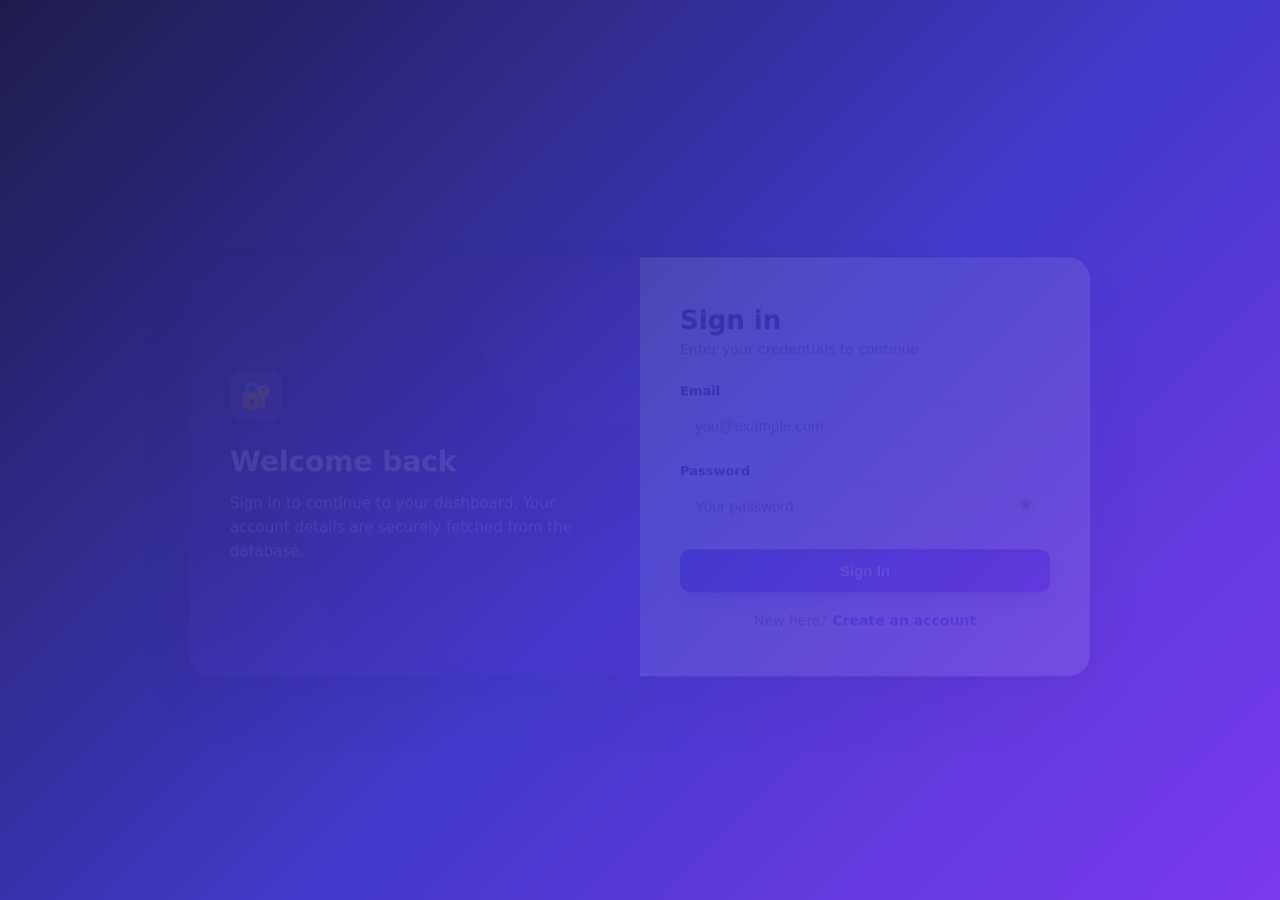
<file: src/main/resources/static/index.html>
<!DOCTYPE html>
<html lang="en"><head><meta charset="UTF-8"><meta http-equiv="refresh" content="0; url=login.html"><title>Redirecting</title></head>
<body><a href="login.html">Go to login</a></body></html>
</file>
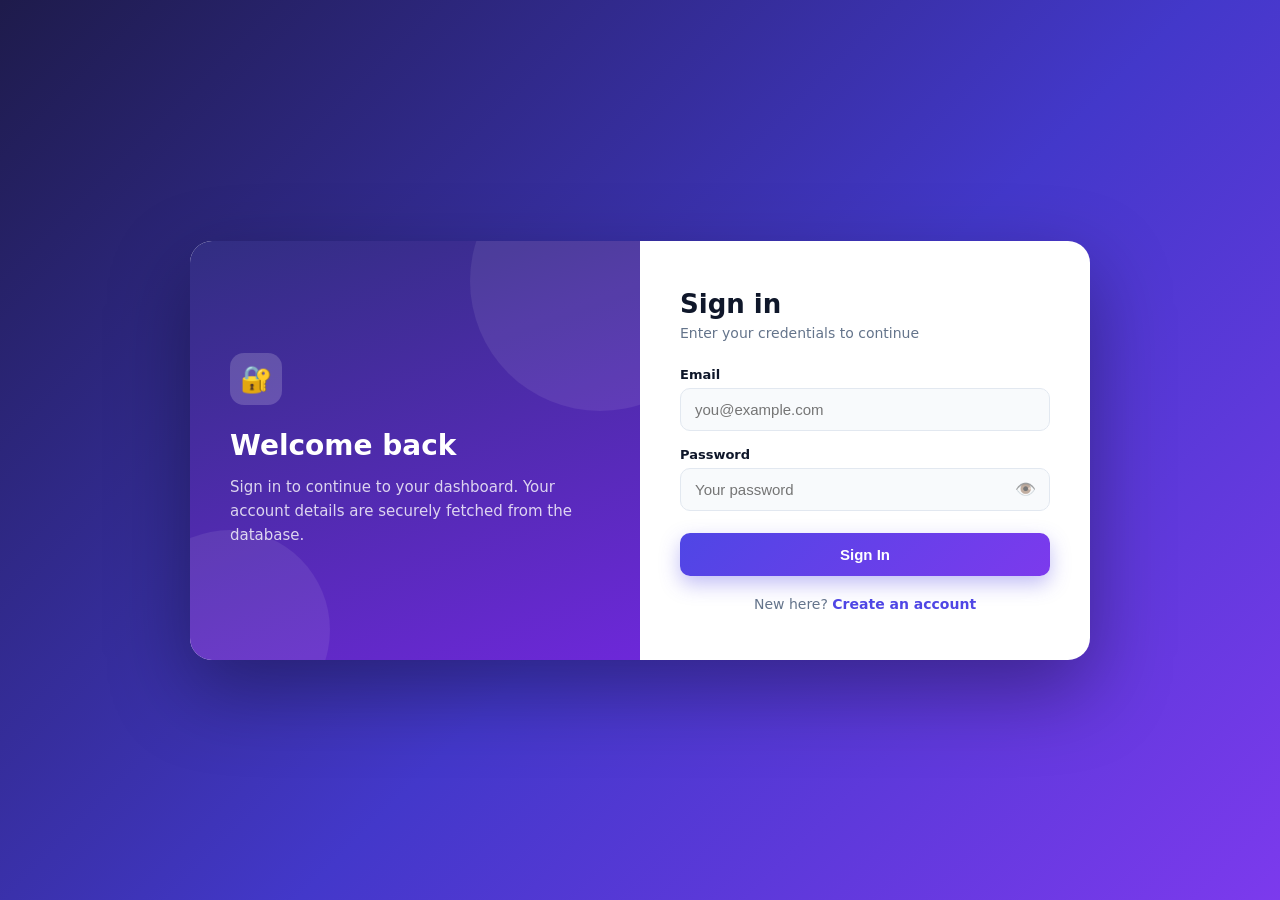
<file: src/main/resources/static/home.html>
<!DOCTYPE html>
<html lang="en">
<head>
  <meta charset="UTF-8">
  <meta name="viewport" content="width=device-width, initial-scale=1">
  <title>Home</title>
  <link rel="stylesheet" href="css/style.css">
</head>
<body>
  <main class="shell home">
    <div>
      <div class="avatar" id="avatar">?</div>
      <h1 id="welcome">Welcome</h1>
      <p class="sub">You have logged in successfully 🎉</p>
      <div class="info">
        <div><small>Name</small><p id="uName"></p></div>
        <div><small>Email</small><p id="uEmail"></p></div>
      </div>
      <button class="btn outline" id="logoutBtn">Log out</button>
    </div>
  </main>
  <script>
    const user = JSON.parse(sessionStorage.getItem('user') || 'null');
    if (!user) {
      window.location.replace('login.html');
    } else {
      document.getElementById('welcome').textContent = 'Hello, ' + user.name + '!';
      document.getElementById('uName').textContent = user.name;
      document.getElementById('uEmail').textContent = user.email;
      document.getElementById('avatar').textContent = user.name.charAt(0).toUpperCase();
    }
    document.getElementById('logoutBtn').addEventListener('click', () => {
      sessionStorage.removeItem('user');
      window.location.href = 'login.html';
    });
  </script>
</body>
</html>
</file>
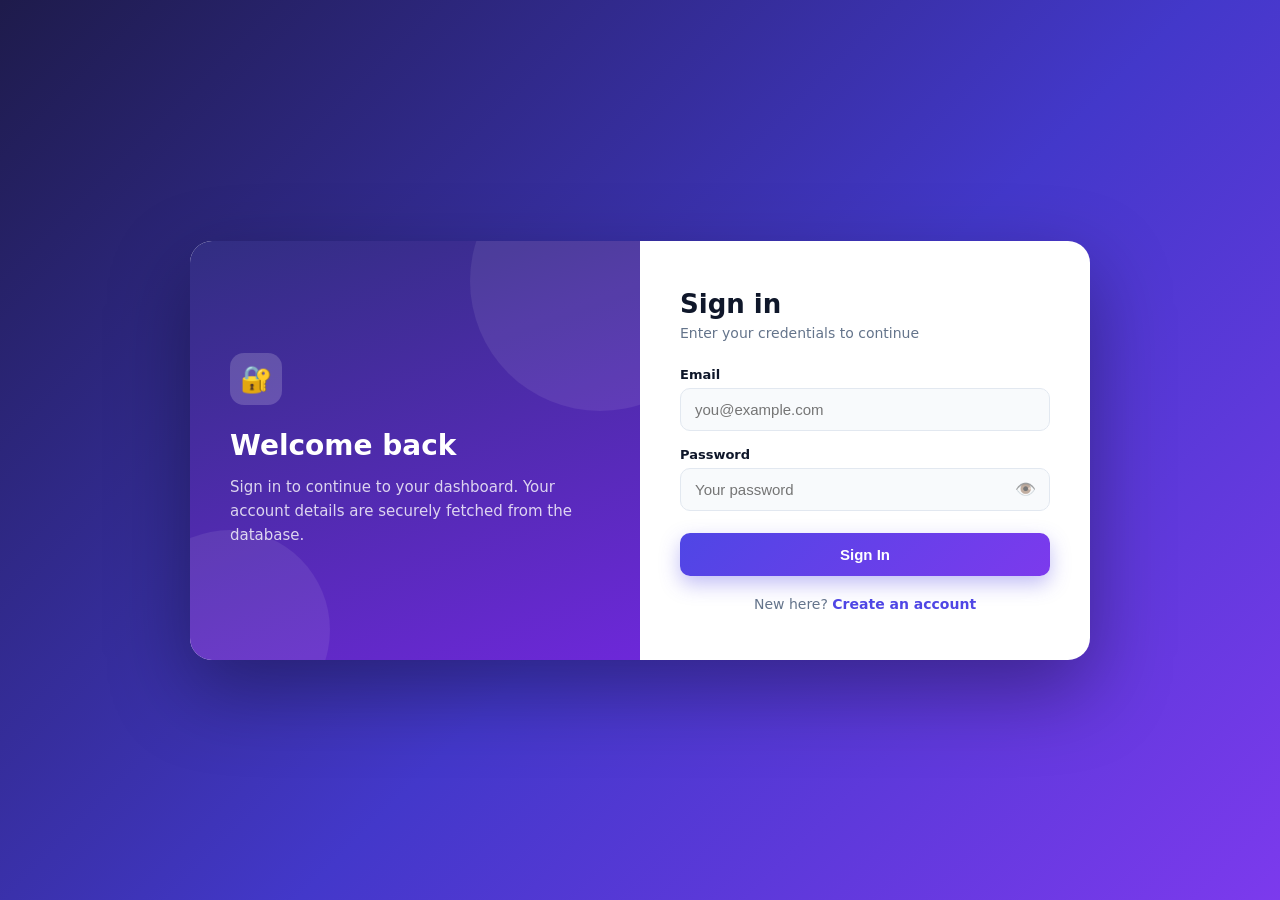
<file: src/main/resources/static/login.html>
<!DOCTYPE html>
<html lang="en">
<head>
  <meta charset="UTF-8">
  <meta name="viewport" content="width=device-width, initial-scale=1">
  <title>Login</title>
  <link rel="stylesheet" href="css/style.css">
</head>
<body>
  <main class="shell">
    <div class="side"><div class="logo">🔐</div><h2>Welcome back</h2><p>Sign in to continue to your dashboard. Your account details are securely fetched from the database.</p></div>
    <section class="form-wrap">
      <h1>Sign in</h1>
      <p class="sub">Enter your credentials to continue</p>
      <div id="alert" class="alert"></div>
      <form id="loginForm" novalidate>
        <div class="field" data-field="email">
          <label for="email">Email</label>
          <div class="input-box"><input type="email" id="email" placeholder="you@example.com" autocomplete="username"></div>
          <div class="error"></div>
        </div>
        <div class="field" data-field="password">
          <label for="password">Password</label>
          <div class="input-box">
            <input type="password" id="password" placeholder="Your password" autocomplete="current-password">
            <button type="button" class="toggle" aria-label="Show password">👁️</button>
          </div>
          <div class="error"></div>
        </div>
        <button type="submit" id="submitBtn" class="btn">Sign In</button>
      </form>
      <p class="switch">New here? <a href="register.html">Create an account</a></p>
    </section>
  </main>
  <script src="js/auth.js"></script>
</body>
</html>
</file>
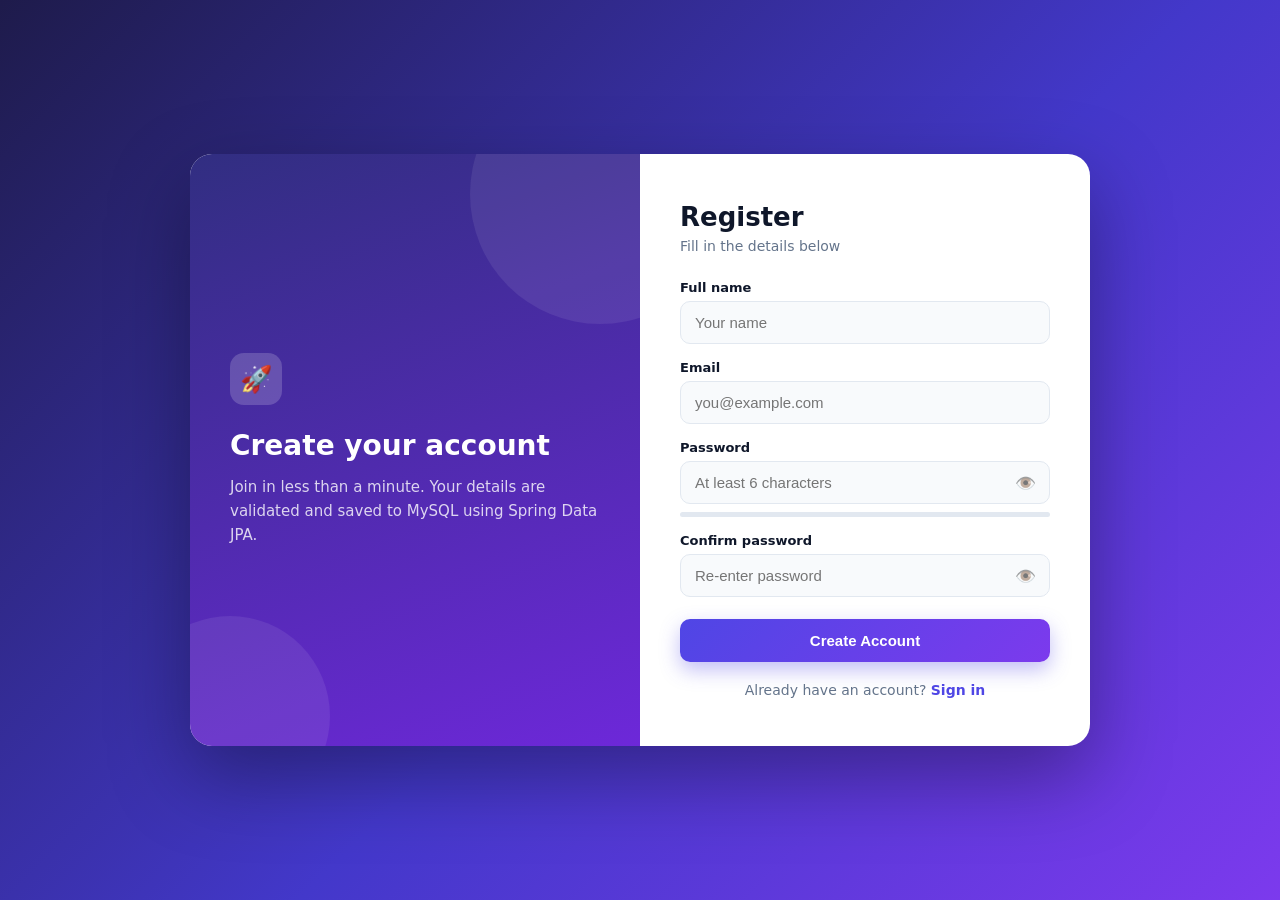
<file: src/main/resources/static/register.html>
<!DOCTYPE html>
<html lang="en">
<head>
  <meta charset="UTF-8">
  <meta name="viewport" content="width=device-width, initial-scale=1">
  <title>Register</title>
  <link rel="stylesheet" href="css/style.css">
</head>
<body>
  <main class="shell">
    <div class="side"><div class="logo">🚀</div><h2>Create your account</h2><p>Join in less than a minute. Your details are validated and saved to MySQL using Spring Data JPA.</p></div>
    <section class="form-wrap">
      <h1>Register</h1>
      <p class="sub">Fill in the details below</p>
      <div id="alert" class="alert"></div>
      <form id="registerForm" novalidate>
        <div class="field" data-field="name">
          <label for="name">Full name</label>
          <div class="input-box"><input type="text" id="name" placeholder="Your name" autocomplete="name"></div>
          <div class="error"></div>
        </div>
        <div class="field" data-field="email">
          <label for="email">Email</label>
          <div class="input-box"><input type="email" id="email" placeholder="you@example.com" autocomplete="email"></div>
          <div class="error"></div>
        </div>
        <div class="field" data-field="password">
          <label for="password">Password</label>
          <div class="input-box">
            <input type="password" id="password" placeholder="At least 6 characters" autocomplete="new-password">
            <button type="button" class="toggle" aria-label="Show password">👁️</button>
          </div>
          <div class="strength"><span id="strengthBar"></span></div>
          <div class="strength-text" id="strengthText"></div>
          <div class="error"></div>
        </div>
        <div class="field" data-field="confirmPassword">
          <label for="confirmPassword">Confirm password</label>
          <div class="input-box">
            <input type="password" id="confirmPassword" placeholder="Re-enter password" autocomplete="new-password">
            <button type="button" class="toggle" aria-label="Show password">👁️</button>
          </div>
          <div class="error"></div>
        </div>
        <button type="submit" id="submitBtn" class="btn">Create Account</button>
      </form>
      <p class="switch">Already have an account? <a href="login.html">Sign in</a></p>
    </section>
  </main>
  <script src="js/auth.js"></script>
</body>
</html>
</file>
<file: src/main/resources/static/css/style.css>
:root {
  --bg1: #1e1b4b; --bg2: #4338ca; --bg3: #7c3aed;
  --card: #ffffff; --text: #0f172a; --muted: #64748b;
  --primary: #4f46e5; --primary-dark: #4338ca;
  --danger: #dc2626; --success: #16a34a; --border: #e2e8f0;
}
* { box-sizing: border-box; margin: 0; padding: 0; }
body {
  font-family: 'Inter', system-ui, -apple-system, 'Segoe UI', Roboto, sans-serif;
  min-height: 100vh; display: flex; align-items: center; justify-content: center;
  padding: 24px; color: var(--text);
  background: linear-gradient(135deg, var(--bg1), var(--bg2) 55%, var(--bg3));
  background-attachment: fixed;
}
.shell {
  display: grid; grid-template-columns: 1fr 1fr; width: 100%; max-width: 900px;
  background: var(--card); border-radius: 22px; overflow: hidden;
  box-shadow: 0 30px 80px rgba(0,0,0,.35);
  animation: rise .5s ease both;
}
@keyframes rise { from { opacity: 0; transform: translateY(18px); } to { opacity: 1; transform: none; } }

.side {
  padding: 48px 40px; color: #fff; position: relative; overflow: hidden;
  background: linear-gradient(160deg, #312e81, #6d28d9);
  display: flex; flex-direction: column; justify-content: center;
}
.side::before, .side::after {
  content: ""; position: absolute; border-radius: 50%; background: rgba(255,255,255,.08);
}
.side::before { width: 260px; height: 260px; top: -90px; right: -90px; }
.side::after { width: 200px; height: 200px; bottom: -70px; left: -60px; }
.side .logo {
  width: 52px; height: 52px; border-radius: 14px; background: rgba(255,255,255,.18);
  display: grid; place-items: center; font-size: 26px; margin-bottom: 24px; position: relative; z-index: 1;
}
.side h2 { font-size: 28px; line-height: 1.2; margin-bottom: 12px; position: relative; z-index: 1; }
.side p { color: rgba(255,255,255,.8); line-height: 1.6; font-size: 15px; position: relative; z-index: 1; }

.form-wrap { padding: 48px 40px; }
.form-wrap h1 { font-size: 26px; margin-bottom: 6px; }
.form-wrap .sub { color: var(--muted); margin-bottom: 26px; font-size: 14px; }

.field { margin-bottom: 16px; }
.field label { display: block; font-size: 13px; font-weight: 600; margin-bottom: 6px; }
.input-box { position: relative; }
.input-box input {
  width: 100%; padding: 12px 42px 12px 14px; font-size: 15px; border: 1.5px solid var(--border);
  border-radius: 10px; outline: none; background: #f8fafc; transition: .2s;
}
.input-box input:focus { border-color: var(--primary); background: #fff; box-shadow: 0 0 0 4px rgba(79,70,229,.12); }
.field.invalid input { border-color: var(--danger); background: #fef2f2; }
.field.invalid input:focus { box-shadow: 0 0 0 4px rgba(220,38,38,.12); }
.toggle {
  position: absolute; right: 8px; top: 50%; transform: translateY(-50%);
  background: none; border: none; cursor: pointer; font-size: 17px; padding: 6px; opacity: .6;
}
.toggle:hover { opacity: 1; }
.error { color: var(--danger); font-size: 12.5px; margin-top: 5px; min-height: 0; display: none; }
.field.invalid .error { display: block; }

.strength { height: 5px; background: var(--border); border-radius: 4px; margin-top: 8px; overflow: hidden; }
.strength span { display: block; height: 100%; width: 0; transition: .3s; border-radius: 4px; }
.strength-text { font-size: 12px; color: var(--muted); margin-top: 4px; }

.btn {
  width: 100%; padding: 13px; margin-top: 6px; font-size: 15px; font-weight: 600; color: #fff; border: none;
  border-radius: 10px; cursor: pointer; transition: .2s;
  background: linear-gradient(135deg, var(--primary), #7c3aed);
  box-shadow: 0 8px 20px rgba(79,70,229,.35);
}
.btn:hover { transform: translateY(-1px); box-shadow: 0 12px 26px rgba(79,70,229,.45); }
.btn:disabled { opacity: .7; cursor: not-allowed; transform: none; }
.btn.outline { background: #fff; color: var(--primary); border: 1.5px solid var(--primary); box-shadow: none; }

.alert { padding: 11px 14px; border-radius: 10px; font-size: 14px; margin-bottom: 16px; display: none; }
.alert.show { display: block; }
.alert.error-box { background: #fef2f2; color: #991b1b; border: 1px solid #fecaca; }
.alert.success-box { background: #f0fdf4; color: #166534; border: 1px solid #bbf7d0; }

.switch { text-align: center; margin-top: 20px; font-size: 14px; color: var(--muted); }
.switch a { color: var(--primary); font-weight: 600; text-decoration: none; }
.switch a:hover { text-decoration: underline; }

/* Home page */
.home { max-width: 640px; grid-template-columns: 1fr; text-align: center; padding: 54px 40px; }
.avatar {
  width: 86px; height: 86px; border-radius: 50%; margin: 0 auto 18px; display: grid; place-items: center;
  font-size: 36px; font-weight: 700; color: #fff; background: linear-gradient(135deg, var(--primary), #7c3aed);
  box-shadow: 0 10px 25px rgba(79,70,229,.4);
}
.home h1 { font-size: 30px; margin-bottom: 8px; }
.home .sub { color: var(--muted); margin-bottom: 28px; }
.info { display: grid; grid-template-columns: 1fr 1fr; gap: 14px; margin-bottom: 28px; text-align: left; }
.info div { background: #f8fafc; border: 1px solid var(--border); border-radius: 12px; padding: 14px 16px; }
.info small { color: var(--muted); font-size: 12px; text-transform: uppercase; letter-spacing: .5px; }
.info p { font-weight: 600; margin-top: 4px; word-break: break-all; }

.spinner { display: inline-block; width: 16px; height: 16px; border: 2px solid rgba(255,255,255,.5);
  border-top-color: #fff; border-radius: 50%; animation: spin .7s linear infinite; vertical-align: -3px; margin-right: 8px; }
@keyframes spin { to { transform: rotate(360deg); } }

@media (max-width: 760px) {
  .shell { grid-template-columns: 1fr; }
  .side { padding: 30px 28px; }
  .form-wrap { padding: 32px 26px; }
  .info { grid-template-columns: 1fr; }
}
</file>
